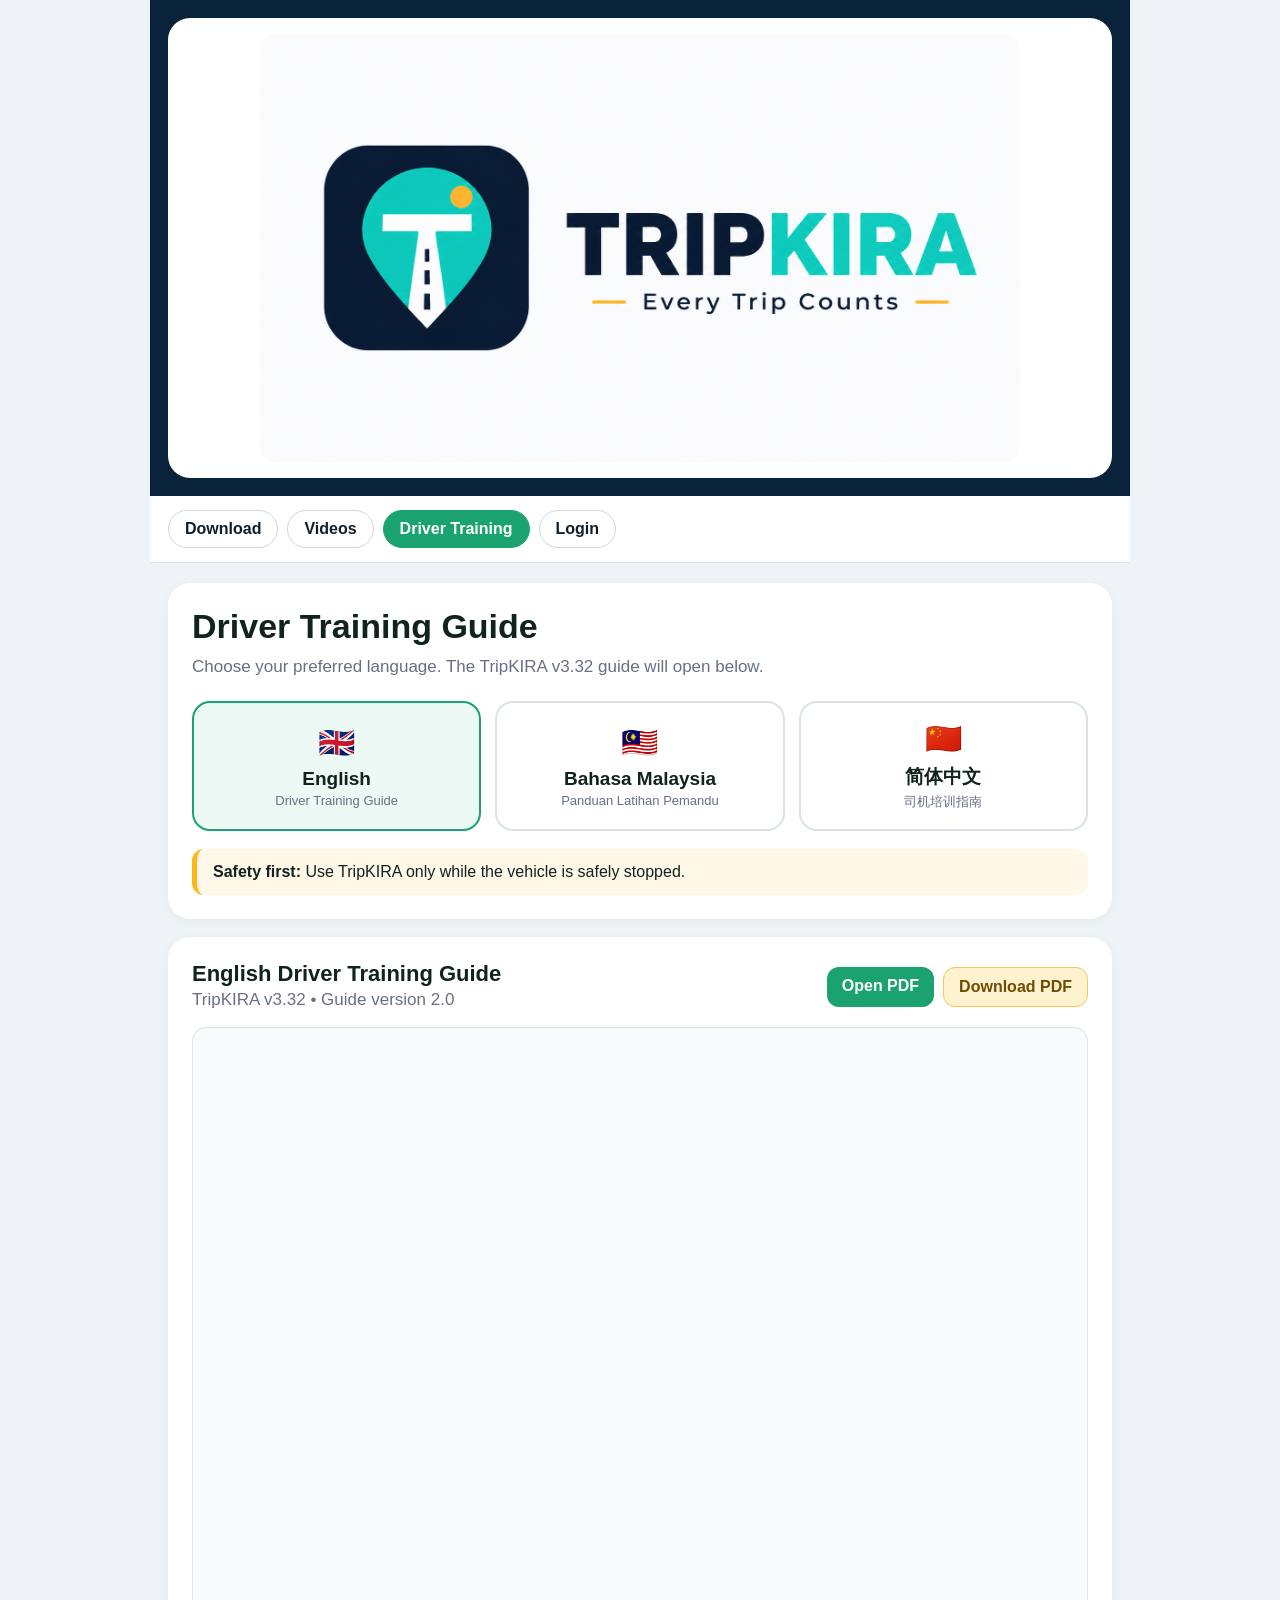
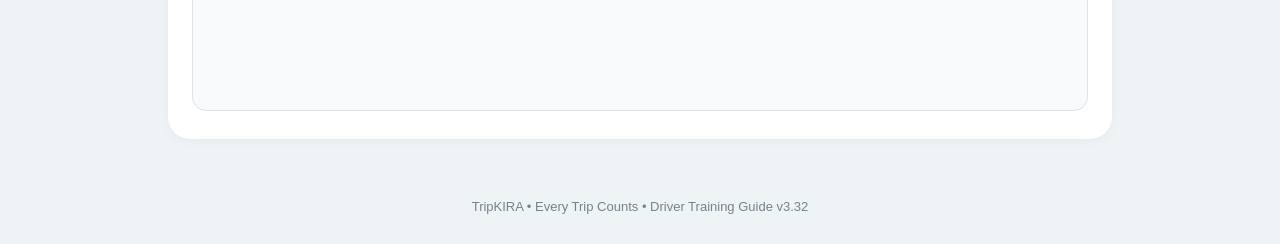
<file: faq.html>
<!DOCTYPE html>
<html lang="en">
<head>
<meta charset="UTF-8">
<meta name="viewport" content="width=device-width,initial-scale=1.0">
<title>TripKIRA Driver Training Guide</title>
<style>
:root{--navy:#08233a;--green:#1AA36F;--bg:#eef3f6;--text:#10231F;--muted:#667085;--line:#dbe3e8;--orange:#ffb51b}
*{box-sizing:border-box} body{margin:0;font-family:Arial,Helvetica,sans-serif;background:var(--bg);color:var(--text)}
.wrap{max-width:980px;margin:auto}.hero{background:var(--navy);padding:18px}.hero-inner{background:#fff;border-radius:22px;padding:16px;text-align:center}
.hero img{width:min(760px,100%);display:block;margin:auto;border-radius:14px}
nav{background:#fff;padding:14px 18px;display:flex;gap:9px;flex-wrap:wrap;border-bottom:1px solid var(--line)}
nav a{text-decoration:none;color:#0f1f2b;border:1px solid #cfd8de;border-radius:999px;padding:9px 16px;font-weight:700}
nav a.active{background:var(--green);color:#fff;border-color:var(--green)}
main{padding:20px 18px 34px}.card{background:#fff;border-radius:22px;padding:24px;margin-bottom:18px;box-shadow:0 2px 12px rgba(0,0,0,.04)}
h1{margin:0 0 8px;font-size:34px}.sub{color:var(--muted);font-size:17px;line-height:1.5;margin:0}
.lang-grid{display:grid;grid-template-columns:repeat(3,1fr);gap:14px;margin-top:22px}
.lang-btn{border:2px solid var(--line);background:#fff;border-radius:18px;padding:18px 12px;cursor:pointer;color:var(--text)}
.lang-btn.active{border-color:var(--green);background:#edf9f4}
.lang-flag{font-size:30px;display:block;margin-bottom:8px}.lang-title{font-size:19px;font-weight:800;display:block}.lang-sub{font-size:13px;color:var(--muted);display:block;margin-top:3px}
.quick{border-left:5px solid var(--orange);background:#fff8e8;border-radius:12px;padding:14px 16px;margin-top:18px}
.viewer-head{display:flex;align-items:center;justify-content:space-between;gap:12px;flex-wrap:wrap;margin-bottom:14px}
.viewer-title{font-size:22px;font-weight:800}.actions{display:flex;gap:9px;flex-wrap:wrap}.action{text-decoration:none;font-weight:800;padding:10px 15px;border-radius:12px}
.open{background:var(--green);color:#fff}.download{background:#fff3cf;color:#704b00;border:1px solid #f1ca54}
.pdf-frame{width:100%;height:76vh;min-height:600px;border:1px solid var(--line);border-radius:14px;background:#f8fafb}
.mobile-note{display:none;color:var(--muted);font-size:14px}footer{text-align:center;color:#76828b;padding:8px 18px 30px;font-size:13px}
@media(max-width:700px){.hero{padding:12px}.hero-inner{padding:10px}.lang-grid{grid-template-columns:1fr}main{padding:14px 12px 28px}.card{padding:18px}h1{font-size:27px}.pdf-frame{height:68vh;min-height:480px}.mobile-note{display:block}}
</style>
</head>
<body>
<div class="wrap">
<header class="hero"><div class="hero-inner"><img src="tripkira_banner.png" alt="TripKIRA"></div></header>
<nav>
<a href="index.html">Download</a>
<a href="videos.html">Videos</a>
<a class="active" href="faq.html">Driver Training</a>
<a href="login.html">Login</a>
</nav>
<main>
<section class="card">
<h1>Driver Training Guide</h1>
<p class="sub">Choose your preferred language. The TripKIRA v3.32 guide will open below.</p>
<div class="lang-grid">
<button class="lang-btn active" data-lang="en"><span class="lang-flag">🇬🇧</span><span class="lang-title">English</span><span class="lang-sub">Driver Training Guide</span></button>
<button class="lang-btn" data-lang="bm"><span class="lang-flag">🇲🇾</span><span class="lang-title">Bahasa Malaysia</span><span class="lang-sub">Panduan Latihan Pemandu</span></button>
<button class="lang-btn" data-lang="zh"><span class="lang-flag">🇨🇳</span><span class="lang-title">简体中文</span><span class="lang-sub">司机培训指南</span></button>
</div>
<div class="quick"><strong>Safety first:</strong> Use TripKIRA only while the vehicle is safely stopped.</div>
</section>
<section class="card">
<div class="viewer-head">
<div><div class="viewer-title" id="viewerTitle">English Driver Training Guide</div><div class="sub" id="viewerMeta">TripKIRA v3.32 • Guide version 2.0</div></div>
<div class="actions"><a id="openPdf" class="action open" target="_blank" rel="noopener">Open PDF</a><a id="downloadPdf" class="action download" download>Download PDF</a></div>
</div>
<iframe id="pdfViewer" class="pdf-frame" title="TripKIRA Driver Training Guide"></iframe>
<p class="mobile-note">If the PDF preview does not appear on your phone, tap <strong>Open PDF</strong>.</p>
</section>
</main>
<footer>TripKIRA • Every Trip Counts • Driver Training Guide v3.32</footer>
</div>
<script>
const guides={
en:{file:"TripKIRA_Driver_Training_Guide_EN_v3.32.pdf",title:"English Driver Training Guide",meta:"TripKIRA v3.32 • Guide version 2.0"},
bm:{file:"TripKIRA_Driver_Training_Guide_BM_v3.32.pdf",title:"Panduan Latihan Pemandu",meta:"TripKIRA v3.32 • Versi panduan 2.0"},
zh:{file:"TripKIRA_Driver_Training_Guide_ZH_v3.32.pdf",title:"司机培训指南",meta:"TripKIRA v3.32 • 指南版本 2.0"}
};
function showGuide(lang){
 const g=guides[lang]||guides.en;
 document.querySelectorAll(".lang-btn").forEach(b=>b.classList.toggle("active",b.dataset.lang===lang));
 document.getElementById("viewerTitle").textContent=g.title;
 document.getElementById("viewerMeta").textContent=g.meta;
 document.getElementById("pdfViewer").src=g.file+"#view=FitH";
 document.getElementById("openPdf").href=g.file;
 document.getElementById("downloadPdf").href=g.file;
 localStorage.setItem("tripkiraTrainingLang",lang);
}
document.querySelectorAll(".lang-btn").forEach(b=>b.addEventListener("click",()=>showGuide(b.dataset.lang)));
const saved=localStorage.getItem("tripkiraTrainingLang"); showGuide(saved&&guides[saved]?saved:"en");
</script>
</body>
</html>
</file>
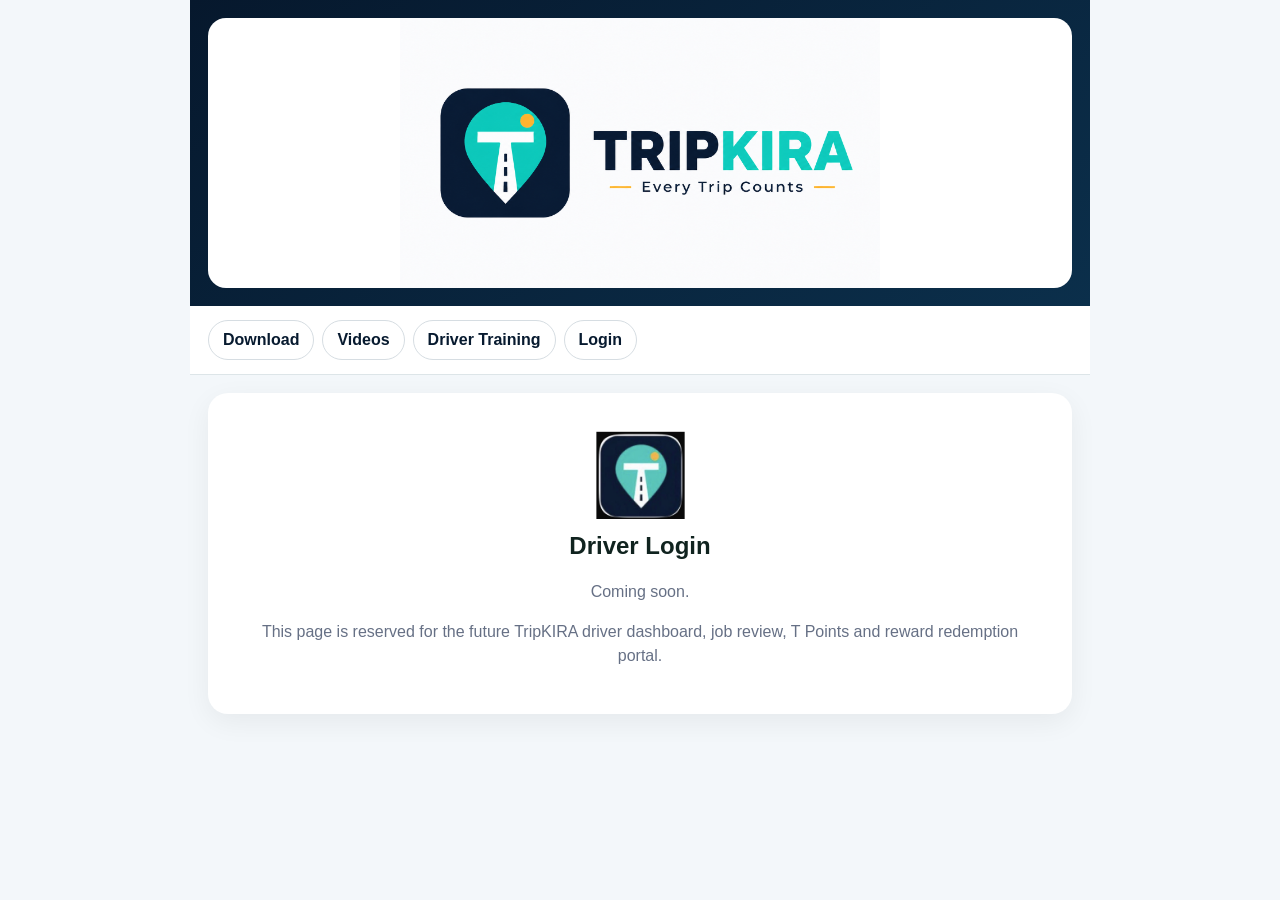
<file: login.html>
<!doctype html><html><head><meta charset="utf-8"><meta name="viewport" content="width=device-width,initial-scale=1"><title>TripKIRA Driver Login</title><link rel="stylesheet" href="style.css"></head><body><div class="wrap"><section class="hero"><img src="tripkira_banner.png" alt="TripKIRA"></section><nav>
<a href="index.html">Download</a>
<a href="videos.html">Videos</a>
<a href="faq.html">Driver Training</a>
<a href="login.html">Login</a>
</nav><section class="card loginbox"><img class="icon" src="tripkira_icon.png" alt=""><h1>Driver Login</h1><p class="muted">Coming soon.</p><p class="muted">This page is reserved for the future TripKIRA driver dashboard, job review, T Points and reward redemption portal.</p></section></div></body></html>
</file>
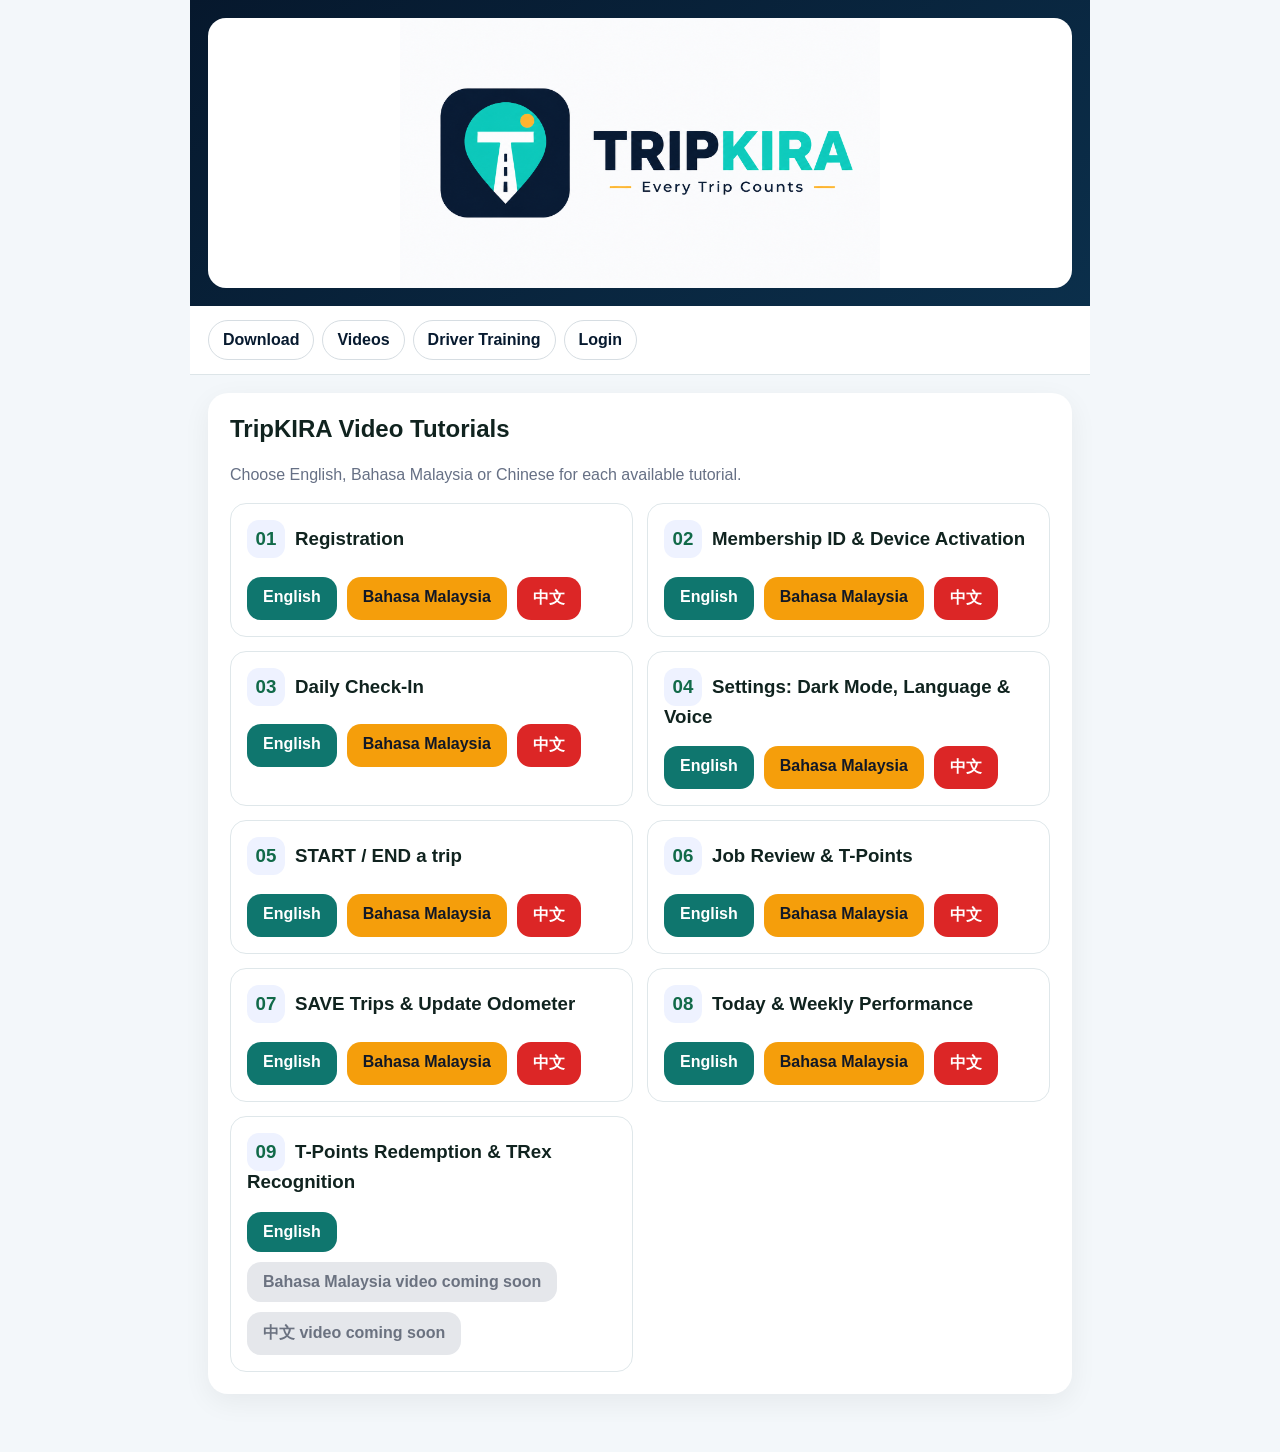
<file: videos.html>
<!doctype html>
<html>
<head>
  <meta charset="utf-8">
  <meta name="viewport" content="width=device-width,initial-scale=1">
  <title>TripKIRA Video Tutorials</title>
  <link rel="stylesheet" href="style.css">
  <style>
    .actions { display:flex; flex-wrap:wrap; gap:10px; margin-top:12px; }
    .btn { text-decoration:none; padding:11px 16px; border-radius:14px; font-weight:700; display:inline-block; }
    .btn-en { background:#0f766e; color:#fff; }
    .btn-bm { background:#f59e0b; color:#111827; }
    .btn-cn { background:#dc2626; color:#fff; }
    .coming { display:inline-block; padding:11px 16px; border-radius:14px; background:#e5e7eb; color:#6b7280; }
    .num { display:inline-flex; min-width:38px; height:38px; align-items:center; justify-content:center; border-radius:12px; margin-right:10px; background:#eef2ff; }
  </style>
</head>
<body>
<div class="wrap">
  <section class="hero">
    <img src="tripkira_banner.png" alt="TripKIRA">
  </section>

  <nav>
    <a href="index.html">Download</a>
    <a href="videos.html">Videos</a>
    <a href="faq.html">Driver Training</a>
    <a href="login.html">Login</a>
  </nav>

  <section class="card">
    <h1>TripKIRA Video Tutorials</h1>
    <p class="muted">Choose English, Bahasa Malaysia or Chinese for each available tutorial.</p>

    <div class="grid">
      <article class="topic">
        <h3><span class="num">01</span>Registration</h3>
        <div class="actions">
          <a class="btn btn-en" target="_blank" rel="noopener" href="https://www.youtube.com/watch?v=hUczVF2Hy0g">English</a>
          <a class="btn btn-bm" target="_blank" rel="noopener" href="https://www.youtube.com/watch?v=ENIZx3sT2ik">Bahasa Malaysia</a>
          <a class="btn btn-cn" target="_blank" rel="noopener" href="https://www.youtube.com/watch?v=Ix0Adf-2sDY">中文</a>
        </div>
      </article>
      <article class="topic">
        <h3><span class="num">02</span>Membership ID & Device Activation</h3>
        <div class="actions">
          <a class="btn btn-en" target="_blank" rel="noopener" href="https://www.youtube.com/watch?v=0afAO7F5mYg">English</a>
          <a class="btn btn-bm" target="_blank" rel="noopener" href="https://www.youtube.com/watch?v=m_5bfuARqbo">Bahasa Malaysia</a>
          <a class="btn btn-cn" target="_blank" rel="noopener" href="https://www.youtube.com/watch?v=cpVC5rDtvZU">中文</a>
        </div>
      </article>
      <article class="topic">
        <h3><span class="num">03</span>Daily Check-In</h3>
        <div class="actions">
          <a class="btn btn-en" target="_blank" rel="noopener" href="https://www.youtube.com/watch?v=h6YOTNAgyqQ">English</a>
          <a class="btn btn-bm" target="_blank" rel="noopener" href="https://www.youtube.com/watch?v=mKhidmvJkBo">Bahasa Malaysia</a>
          <a class="btn btn-cn" target="_blank" rel="noopener" href="https://www.youtube.com/watch?v=ke9qt7_F80A">中文</a>
        </div>
      </article>
      <article class="topic">
        <h3><span class="num">04</span>Settings: Dark Mode, Language & Voice</h3>
        <div class="actions">
          <a class="btn btn-en" target="_blank" rel="noopener" href="https://www.youtube.com/watch?v=cUBYwp3r1RM">English</a>
          <a class="btn btn-bm" target="_blank" rel="noopener" href="https://www.youtube.com/watch?v=5kFd28T1sJ4">Bahasa Malaysia</a>
          <a class="btn btn-cn" target="_blank" rel="noopener" href="https://www.youtube.com/watch?v=IZ7uJgP4QE">中文</a>
        </div>
      </article>
      <article class="topic">
        <h3><span class="num">05</span>START / END a trip</h3>
        <div class="actions">
          <a class="btn btn-en" target="_blank" rel="noopener" href="https://www.youtube.com/watch?v=ogEaqlkMeuA">English</a>
          <a class="btn btn-bm" target="_blank" rel="noopener" href="https://www.youtube.com/watch?v=H0_UEsZUYVA">Bahasa Malaysia</a>
          <a class="btn btn-cn" target="_blank" rel="noopener" href="https://www.youtube.com/watch?v=V4TSNJCtreE">中文</a>
        </div>
      </article>
      <article class="topic">
        <h3><span class="num">06</span>Job Review & T-Points</h3>
        <div class="actions">
          <a class="btn btn-en" target="_blank" rel="noopener" href="https://www.youtube.com/watch?v=DSRg7-dbb1k">English</a>
          <a class="btn btn-bm" target="_blank" rel="noopener" href="https://www.youtube.com/watch?v=OuPfcrztZNs">Bahasa Malaysia</a>
          <a class="btn btn-cn" target="_blank" rel="noopener" href="https://www.youtube.com/watch?v=weu_id3oCN8">中文</a>
        </div>
      </article>
      <article class="topic">
        <h3><span class="num">07</span>SAVE Trips & Update Odometer</h3>
        <div class="actions">
          <a class="btn btn-en" target="_blank" rel="noopener" href="https://www.youtube.com/watch?v=tUPFCzDuyZ8">English</a>
          <a class="btn btn-bm" target="_blank" rel="noopener" href="https://www.youtube.com/watch?v=HFyLLEb_kEw">Bahasa Malaysia</a>
          <a class="btn btn-cn" target="_blank" rel="noopener" href="https://www.youtube.com/watch?v=ASYdP5fB8Y">中文</a>
        </div>
      </article>
      <article class="topic">
        <h3><span class="num">08</span>Today & Weekly Performance</h3>
        <div class="actions">
          <a class="btn btn-en" target="_blank" rel="noopener" href="https://www.youtube.com/watch?v=YEWmFk74h7g">English</a>
          <a class="btn btn-bm" target="_blank" rel="noopener" href="https://www.youtube.com/watch?v=o5odskg2I0Y">Bahasa Malaysia</a>
          <a class="btn btn-cn" target="_blank" rel="noopener" href="https://www.youtube.com/watch?v=UQMcUWbFrXc">中文</a>
        </div>
      </article>
      <article class="topic">
        <h3><span class="num">09</span>T-Points Redemption & TRex Recognition</h3>
        <div class="actions">
          <a class="btn btn-en" target="_blank" rel="noopener" href="https://www.youtube.com/watch?v=qScoch7B21o">English</a>
          <span class="coming">Bahasa Malaysia video coming soon</span>
          <span class="coming">中文 video coming soon</span>
        </div>
      </article>
    </div>
  </section>
</div>
</body>
</html>
</file>
<file: style.css>
*{box-sizing:border-box}
:root{--dark:#071a2f;--green:#1AA36F;--teal:#19bfa7;--gold:#ffb52a;--bg:#f3f7fa;--text:#10231f;--muted:#667085;--card:#fff}
body{margin:0;font-family:Arial,Helvetica,sans-serif;background:var(--bg);color:var(--text)}
.wrap{max-width:900px;margin:auto;padding-bottom:40px}
.hero{background:linear-gradient(145deg,#06182d,#0b2f4b);padding:18px}
.hero img{display:block;width:100%;max-height:270px;object-fit:contain;background:#fff;border-radius:18px}
nav{display:flex;flex-wrap:wrap;gap:8px;padding:14px 18px;background:#fff;border-bottom:1px solid #dde5e8;position:sticky;top:0}
nav a{text-decoration:none;color:var(--dark);border:1px solid #d6dde2;padding:10px 14px;border-radius:999px;font-weight:700}
nav a.active{background:var(--green);color:white;border-color:var(--green)}
.card{background:var(--card);margin:18px;padding:22px;border-radius:20px;box-shadow:0 8px 28px rgba(0,0,0,.06)}
h1,h2,h3{margin-top:0}
.muted{color:var(--muted);line-height:1.5}
.grid{display:grid;grid-template-columns:repeat(2,minmax(0,1fr));gap:14px}
.topic{border:1px solid #dfe7ea;border-radius:16px;padding:16px;background:#fff}
.num{display:inline-flex;width:38px;height:38px;border-radius:50%;align-items:center;justify-content:center;background:#e9f7f1;color:#116a49;font-weight:800;margin-right:8px}
.actions{display:flex;flex-wrap:wrap;gap:8px;margin-top:12px}
.btn{display:inline-block;text-decoration:none;padding:10px 14px;border-radius:12px;font-weight:700}
.btn-en{background:#dff4ff;color:#0d4e72}.btn-cn{background:#fff0d8;color:#7a4b00}.btn-main{background:var(--green);color:white}
.coming{display:inline-block;padding:8px 10px;border-radius:10px;background:#f0f2f4;color:#687078;font-weight:700}
details{border-top:1px solid #e3e8eb;padding:14px 0}
summary{cursor:pointer;font-weight:700}
.loginbox{text-align:center;padding:30px}
.icon{width:105px;height:105px;border-radius:24px;object-fit:contain}
.download-btn{display:block;text-align:center;background:linear-gradient(135deg,var(--green),var(--teal));color:#fff;text-decoration:none;font-weight:800;font-size:19px;padding:16px;border-radius:14px}
@media(max-width:650px){.grid{grid-template-columns:1fr}.card{margin:12px;padding:17px}nav{position:static}}

.registration-btn{
  background:linear-gradient(135deg,#ffb52a,#f59e0b);
  color:#10231f;
}
#qrcode{
  width:220px;
  min-height:220px;
  margin:14px auto;
  display:flex;
  justify-content:center;
  align-items:center;
}
#qrcode img,#qrcode canvas{
  max-width:220px!important;
  height:auto!important;
}
.install-steps{
  line-height:1.75;
}
</file>
